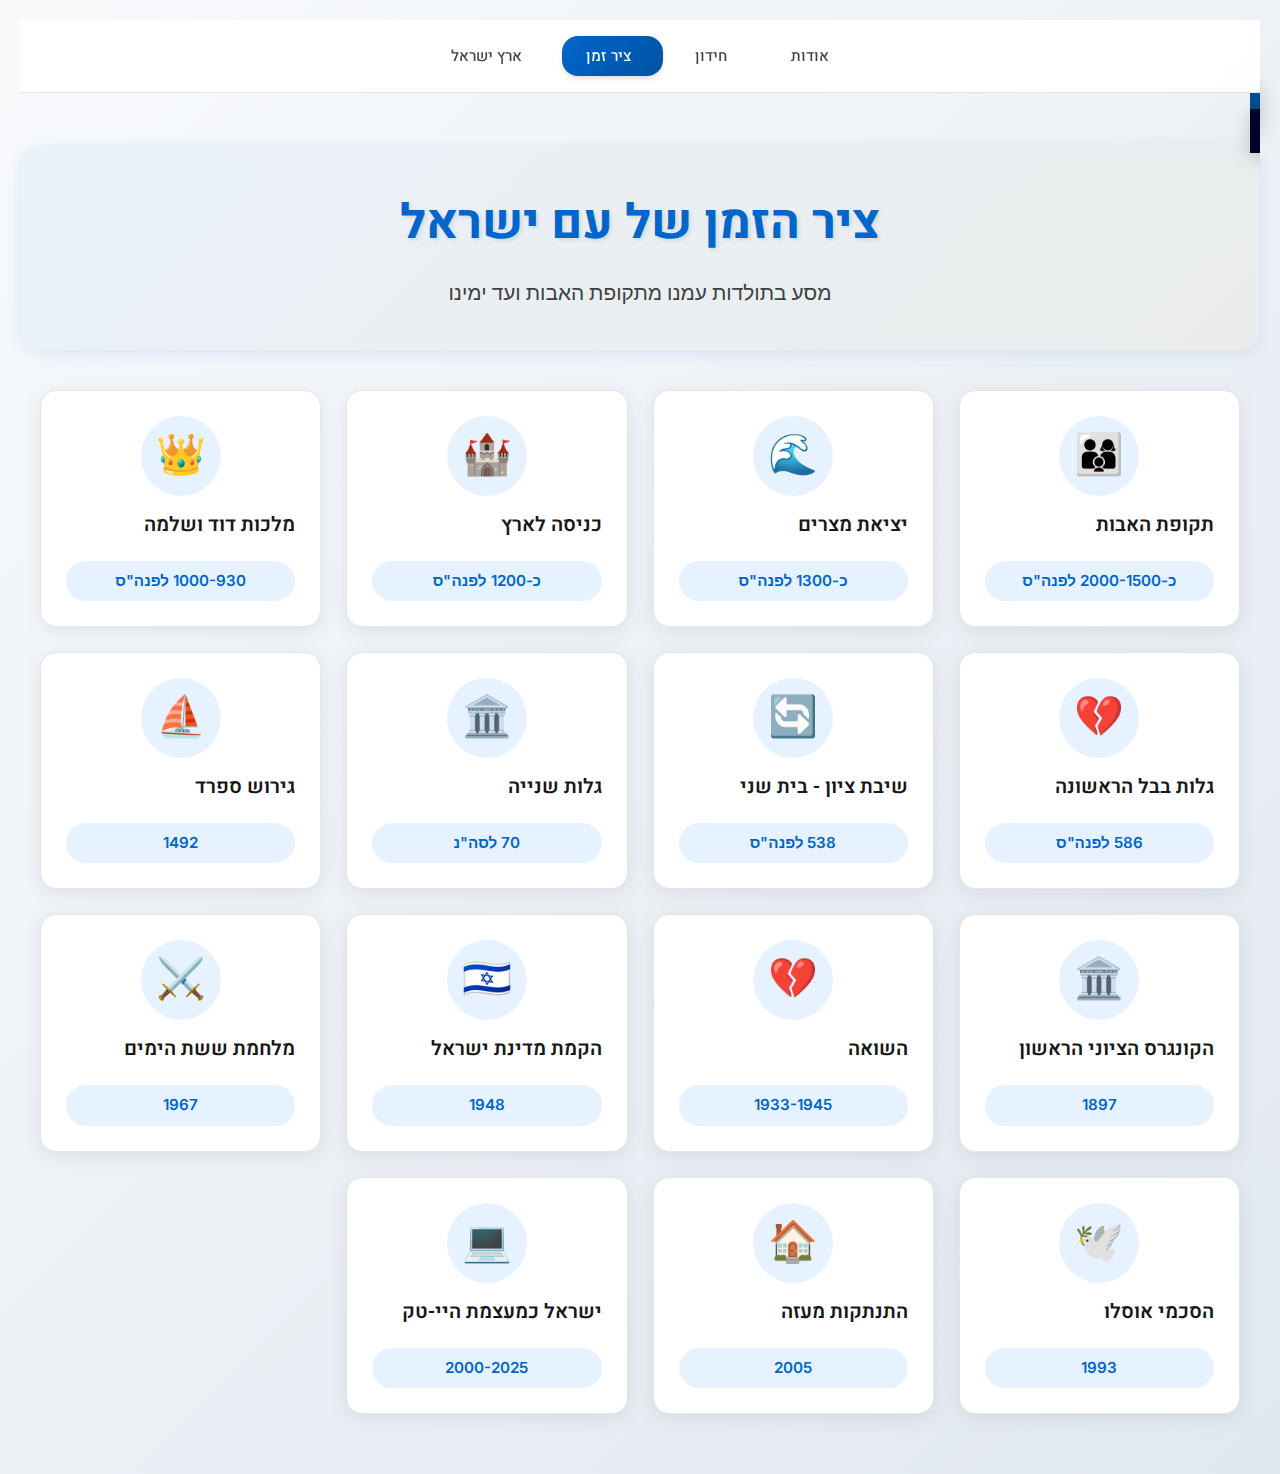
<file: timeline.html>
<!DOCTYPE html>
<html lang="he" dir="rtl">
<head>
    <meta charset="UTF-8">
    <meta name="viewport" content="width=device-width, initial-scale=1.0">
    <title>ציר זמן אינטראקטיבי - תולדות עם ישראל</title>
    <link rel="preconnect" href="https://fonts.googleapis.com">
    <link rel="preconnect" href="https://fonts.gstatic.com" crossorigin>
    <link href="https://fonts.googleapis.com/css2?family=Heebo:wght@400;500;600;700&family=Inter:wght@400;500;600;700&display=swap" rel="stylesheet">
    <link rel="stylesheet" href="timeline.css">
</head>
<body>
  <!-- Navigation -->
    <nav class="navbar">
        <div class="navbar-container">
            <ul class="nav-menu">
                <li>
                  <a href="about.html" class="nav-link">
                      <i class="fas fa-info-circle"></i> 
                      אודות
                  </a>
                    
                </li>
                <li>
                    <a href="quiz.html" class="nav-link">
                        <i class="fas fa-question-circle"></i> 
                        חידון
                    </a>
                </li>
                <li>
                    <a href="timeline.html" class="nav-link active">
                        <i class="fas fa-clock"></i> 
                        ציר זמן
                    </a>
                </li>
                    <a href="map.html" class="nav-link">
                          <i class="fas fa-globe"></i> 
                        ארץ ישראל
                    </a>
                <li>
                    
                </li>
            </ul>
        </div>
    </nav>
    <header33>
    <div class="rain"></div>
    <div class="container">
    </div>
  </header33>
    <div class="header">
        <h1>ציר הזמן של עם ישראל</h1>
        <p>מסע בתולדות עמנו מתקופת האבות ועד ימינו</p>
    </div>

    <div class="timeline-container">
        <div class="timeline">
            <div class="timeline-item" onclick="openModal('modal1')">
                <div class="timeline-icon">👨‍👩‍👦</div>
                <h3>תקופת האבות</h3>
                <div class="timeline-date">כ-2000-1500 לפנה"ס</div>
            </div>

            <div class="timeline-item" onclick="openModal('modal2')">
                <div class="timeline-icon">🌊</div>
                <h3>יציאת מצרים</h3>
                <div class="timeline-date">כ-1300 לפנה"ס</div>
            </div>

            <div class="timeline-item" onclick="openModal('modal3')">
                <div class="timeline-icon">🏰</div>
                <h3>כניסה לארץ</h3>
                <div class="timeline-date">כ-1200 לפנה"ס</div>
            </div>

            <div class="timeline-item" onclick="openModal('modal4')">
                <div class="timeline-icon">👑</div>
                <h3>מלכות דוד ושלמה</h3>
                <div class="timeline-date">1000-930 לפנה"ס</div>
            </div>

            <div class="timeline-item" onclick="openModal('modal5')">
                <div class="timeline-icon">💔</div>
                <h3>גלות בבל הראשונה</h3>
                <div class="timeline-date">586 לפנה"ס</div>
            </div>

            <div class="timeline-item" onclick="openModal('modal6')">
                <div class="timeline-icon">🔄</div>
                <h3>שיבת ציון - בית שני</h3>
                <div class="timeline-date">538 לפנה"ס</div>
            </div>

            <div class="timeline-item" onclick="openModal('modal7')">
                <div class="timeline-icon">🏛️</div>
                <h3>גלות שנייה</h3>
                <div class="timeline-date">70 לסה"נ</div>
            </div>

            <div class="timeline-item" onclick="openModal('modal8')">
                <div class="timeline-icon">⛵</div>
                <h3>גירוש ספרד</h3>
                <div class="timeline-date">1492</div>
            </div>

            <div class="timeline-item" onclick="openModal('modal9')">
                <div class="timeline-icon">🏛️</div>
                <h3>הקונגרס הציוני הראשון</h3>
                <div class="timeline-date">1897</div>
            </div>

            <div class="timeline-item" onclick="openModal('modal10')">
                <div class="timeline-icon">💔</div>
                <h3>השואה</h3>
                <div class="timeline-date">1933-1945</div>
            </div>

            <div class="timeline-item" onclick="openModal('modal11')">
                <div class="timeline-icon">🇮🇱</div>
                <h3>הקמת מדינת ישראל</h3>
                <div class="timeline-date">1948</div>
            </div>

            <div class="timeline-item" onclick="openModal('modal12')">
                <div class="timeline-icon">⚔️</div>
                <h3>מלחמת ששת הימים</h3>
                <div class="timeline-date">1967</div>
            </div>

            <div class="timeline-item" onclick="openModal('modal13')">
                <div class="timeline-icon">🕊️</div>
                <h3>הסכמי אוסלו</h3>
                <div class="timeline-date">1993</div>
            </div>

            <div class="timeline-item" onclick="openModal('modal14')">
                <div class="timeline-icon">🏠</div>
                <h3>התנתקות מעזה</h3>
                <div class="timeline-date">2005</div>
            </div>

            <div class="timeline-item" onclick="openModal('modal15')">
                <div class="timeline-icon">💻</div>
                <h3>ישראל כמעצמת היי-טק</h3>
                <div class="timeline-date">2000-2025</div>
            </div>
        </div>
    </div>

    <!-- Modals -->
    <div id="modal1" class="modal">
        <div class="modal-content">
            <span class="close" onclick="closeModal('modal1')">&times;</span>
            <h2>תקופת האבות - אברהם, יצחק ויעקב</h2>
            <div class="date">כ-2000-1500 לפנה"ס</div>
            <p>תקופת האבות היא התקופה המקראית בה חיו שלושת אבות עם ישראל: אברהם, יצחק ויעקב. אברהם אבינו קיבל הבטחה מהקב"ה לתת לו ולזרעו את ארץ ישראל, ועזב את עירו חרן והלך לארץ כנען.</p>
            <p>יצחק אבינו, בנו של אברהם, המשיך את הברית והוליד את יעקב ואת עשיו. יעקב, שנקרא גם ישראל, היה אבי שנים עשר השבטים ועליו נקרא עם ישראל.</p>
            <p>בתקופה זו נוסדו יסודות האמונה היהודית והברית בין הקב"ה לעם ישראל. האבות היו רועי צאן שנדדו ברחבי ארץ כנען והקימו מזבחות למקום.</p>
        </div>
    </div>

    <div id="modal2" class="modal">
        <div class="modal-content">
            <span class="close" onclick="closeModal('modal2')">&times;</span>
            <h2>יציאת מצרים</h2>
            <div class="date">כ-1300 לפנה"ס</div>
            <p>לאחר שעם ישראל שהה במצרים כ-400 שנה, בתחילה כאורחים ולאחר מכן כעבדים, הוציא הקב"ה את העם ממצרים בידי משה רבנו ואהרן הכהן.</p>
            <p>היציאה ממצרים כללה עשר מכות שהביא הקב"ה על מצרים, קריעת ים סוף, ו-40 שנות נדודים במדבר. במהלך תקופה זו קיבל עם ישראל את התורה בהר סיני.</p>
            <p>יציאת מצרים היא האירוע המרכזי בתולדות עם ישראל והיא מזכירה לנו את הופעתנו כעם חופשי ואת הברית עם הקב"ה.</p>
        </div>
    </div>

    <div id="modal3" class="modal">
        <div class="modal-content">
            <span class="close" onclick="closeModal('modal3')">&times;</span>
            <h2>כניסה לארץ ישראל</h2>
            <div class="date">כ-1200 לפנה"ס</div>
            <p>בהנהגת יהושע בן נון, נכנס עם ישראל לארץ הבטחה לאחר 40 שנות נדודים במדבר. הכיבוש החל בחציית נהר הירדן ובכיבוש העיר יריחו.</p>
            <p>במהלך תקופת הכיבוש, לחמו בני ישראל נגד שבעה עמים שישבו בארץ כנען ובחלקו את הארץ בין שנים עשר השבטים.</p>
            <p>זו הייתה תחילת ההתיישבות הקבועה של עם ישראל בארץ ישראל, מימוש ההבטחה שניתנה לאבות.</p>
        </div>
    </div>

    <div id="modal4" class="modal">
        <div class="modal-content">
            <span class="close" onclick="closeModal('modal4')">&times;</span>
            <h2>מלכות דוד ושלמה - בית המקדש הראשון</h2>
            <div class="date">1000-930 לפנה"ס</div>
            <p>דוד המלך איחד את כל שבטי ישראל וכבש את יבוס (ירושלים), והפך אותה לבירת ישראל. הוא הכין את התכניות לבניית בית המקדש והקים ממלכה חזקה ומאוחדת.</p>
            <p>שלמה המלך בנו בנה את בית המקדש הראשון והפך את ירושלים למרכז רוחני של עם ישראל. בתקופתו הגיעה הממלכה לשיא כוחה וחכמתה.</p>
            <p>תקופה זו נחשבת לתור הזהב של עם ישראל, כאשר הארץ הייתה מאוחדת, חזקה ומכובדת בין העמים.</p>
        </div>
    </div>

    <div id="modal5" class="modal">
        <div class="modal-content">
            <span class="close" onclick="closeModal('modal5')">&times;</span>
            <h2>הגלות הבבלית הראשונה</h2>
            <div class="date">586 לפנה"ס</div>
            <p>לאחר חלוקת הממלכה לממלכת יהודה וממלכת ישראל, כבש נבוכדנאצר מלך בבל את ירושלים, החריב את בית המקדש הראשון והגלה את עם יהודה לבבל.</p>
            <p>זו הייתה תחילת הגלות הראשונה של עם ישראל מארצו. במהלך הגלות, שמר העם על זהותו הדתית והתרבותית ולא נטמע בעמים האחרים.</p>
            <p>הגלות הבבלית נמשכה 70 שנה, כפי שניבא ירמיהו הנביא, ובמהלכה התפתחה היהדות הגולה.</p>
        </div>
    </div>

    <div id="modal6" class="modal">
        <div class="modal-content">
            <span class="close" onclick="closeModal('modal6')">&times;</span>
            <h2>שיבת ציון - בית המקדש השני</h2>
            <div class="date">538 לפנה"ס</div>
            <p>כורש מלך פרס אפשר ליהודים לשוב לארץ ישראל ולבנות מחדש את בית המקדש. עזרא הסופר ונחמיה הנהיגו את תהליך השיבה והבנייה מחדש.</p>
            <p>נבנה בית המקדש השני, נחזרה ירושלים לגדולתה וחודשה החיים היהודיים בארץ ישראל. תקופה זו נמשכה כ-600 שנה.</p>
            <p>זוהי תקופת הבית השני, שבה התפתחה המשנה, הפרושים והצדוקים, ועם ישראל חזר לחיות חיים עצמאיים בארצו.</p>
        </div>
    </div>

    <div id="modal7" class="modal">
        <div class="modal-content">
            <span class="close" onclick="closeModal('modal7')">&times;</span>
            <h2>חורבן בית שני והגלות השנייה</h2>
            <div class="date">70 לסה"נ</div>
            <p>הרומאים כבשו את ירושלים, החריבו את בית המקדש השני והגלו את עם ישראל מארצו. זוהי תחילת הגלות הארוכה שנמשכה כמעט 2000 שנה.</p>
            <p>מרד בר כוכבא (132-135 לסה"נ) היה הניסיון האחרון לשחרר את הארץ מהרומאים, אך נכשל. הרומאים שינו את שם הארץ ל"פלסטינה".</p>
            <p>עם ישראל התפזר בכל רחבי העולם אך שמר על זהותו, אמונתו ותקוותו לשיבה לציון לאורך כל שנות הגלות.</p>
        </div>
    </div>

    <div id="modal8" class="modal">
        <div class="modal-content">
            <span class="close" onclick="closeModal('modal8')">&times;</span>
            <h2>גירוש ספרד</h2>
            <div class="date">1492</div>
            <p>המלכים הקתוליים פרדיננד ואיזבלה גירשו את כל היהודים מספרד. כ-200,000 יהודים נאלצו לעזוב את ספרד או להתנצר.</p>
            <p>רבים מהמגורשים התיישבו באימפריה העות'מאנית, בפורטוגל, בהולנד ובמקומות אחרים. חלקם הגיעו גם לארץ ישראל.</p>
            <p>הגירוש סיים את תור הזהב של יהדות ספרד, שהייתה אחת הקהילות היהודיות החשובות והפוריות בעולם.</p>
        </div>
    </div>

    <div id="modal9" class="modal">
        <div class="modal-content">
            <span class="close" onclick="closeModal('modal9')">&times;</span>
            <h2>הקונגרס הציוני הראשון</h2>
            <div class="date">1897</div>
            <p>תאודור הרצל כינס בבאזל שבשווייץ את הקונגרס הציוני הראשון. בקונגרס הוקמה הארגון הציוני העולמי והוחלט על הקמת בית לעם היהודי בארץ ישראל.</p>
            <p>הרצל כתב ביומנו: "בבאזל יסדתי את מדינת היהודים. אם אומר זאת בקול רם היום, יענו לי צחוק כללי. אולי בעוד חמישים שנה, ובוודאי בעוד מאה שנה, יכיר בכך הכל".</p>
            <p>זוהי תחילת התנועה הציונית המודרנית שהביאה להקמת מדינת ישראל כעבור 51 שנה.</p>
        </div>
    </div>

    <div id="modal10" class="modal">
        <div class="modal-content">
            <span class="close" onclick="closeModal('modal10')">&times;</span>
            <h2>השואה</h2>
            <div class="date">1933-1945</div>
            <p>המשטר הנאצי בגרמניה וממשלות השמח בתקופת מלחמת העולם השנייה רצחו בצורה שיטתית כשישה מיליון יהודים באירופה.</p>
            <p>השואה הייתה ניסיון להשמדה מוחלטת של העם היהודי באירופה. מחנות ההשמדה, הגטאות והרדיפות הזוועתיות פגעו קשות בעם היהודי.</p>
            <p>למרות הזוועות, רבים נלחמו על חייהם ועל כבודם, והשואה חיזקה את הצורך והדחיפות להקמת מדינה יהודית.</p>
        </div>
    </div>

    <div id="modal11" class="modal">
        <div class="modal-content">
            <span class="close" onclick="closeModal('modal11')">&times;</span>
            <h2>הקמת מדינת ישראל ומלחמת העצמאות</h2>
            <div class="date">1948</div>
            <p>ב-14 במאי 1948 הכריז דוד בן גוריון על הקמת מדינת ישראל. לאחר כמעט 2000 שנות גלות, שב עם ישראל להיות עם חופשי בארצו.</p>
            <p>מיד לאחר הכרזת העצמאות פתחו שבע מדינות ערב במלחמה נגד המדינה הצעירה. במלחמת העצמאות נהרגו כ-6000 ישראלים, אך המדינה הצליחה לעמוד בניסיון הקשה.</p>
            <p>הקמת המדינה מימשה את חלום בני דורות להקים מחדש בית לעם היהודי בארץ ישראל.</p>
        </div>
    </div>

    <div id="modal12" class="modal">
        <div class="modal-content">
            <span class="close" onclick="closeModal('modal12')">&times;</span>
            <h2>מלחמת ששת הימים</h2>
            <div class="date">1967</div>
            <p>במלחמת ששת הימים (5-10 ביוני 1967) ניצחה ישראל את הצבאות הערביים שהסתופפו על גבולותיה. במהלך המלחמה שוחררו ירושלים, יהודה ושומרון, רמת הגולן וסיני.</p>
            <p>הניצחון האדיר והמהיר זכה להכרה עולמית ושינה את מעמדה של ישראל במזרח התיכון. הכי חשוב - איחוד ירושלים וחזרה למקומות הקדושים.</p>
            <p>המלחמה הביאה לתחושת גאווה עצומה בעם ישראל והוכיחה את כוחו של צה"ל.</p>
        </div>
    </div>

    <div id="modal13" class="modal">
        <div class="modal-content">
            <span class="close" onclick="closeModal('modal13')">&times;</span>
            <h2>הסכמי אוסלו</h2>
            <div class="date">1993</div>
            <p>ראש הממשלה יצחק רבין ויו"ר אש"ף יאסר ערפאת חתמו על הסכמי אוסלו בבית הלבן בנוכחות נשיא ארה"ב ביל קלינטון.</p>
            <p>ההסכמים היו ניסיון להגיע לפתרון סכסוך ישראל-פלסטין על בסיס של שתי מדינות לשני עמים. נוצרה הרשות הפלסטינית והחלה תהליך של העברת שטחים.</p>
            <p>למרות התקוות הרבות, התהליך נתקע ועדיין לא הושג פתרון מקיף לסכסוך.</p>
        </div>
    </div>

    <div id="modal14" class="modal">
        <div class="modal-content">
            <span class="close" onclick="closeModal('modal14')">&times;</span>
            <h2>התנתקות מעזה</h2>
            <div class="date">2005</div>
            <p>ראש הממשלה אריאל שרון יזם את תוכנית ההתנתקות מעזה ומכמה יישובים בצפון השומרון. 21 יישובים יהודיים פונו וכ-8000 תושבים עקרו מבתיהם.</p>
            <p>ההתנתקות הייתה צעד חד-צדדי של ישראל לסיים את הנוכחות הישראלית ברצועת עזה. הצעד היה שנוי במחלוקת ויצר פיצוץ חברתי בישראל.</p>
            <p>לאחר ההתנתקות השתלטה החמאס על עזה והפכה אותה לבסיס טרור נגד ישראל.</p>
        </div>
    </div>

    <div id="modal15" class="modal">
        <div class="modal-content">
            <span class="close" onclick="closeModal('modal15')">&times;</span>
            <h2>ישראל כמעצמת היי-טק</h2>
            <div class="date">2000-2025</div>
            <p>ישראל הפכה ל"אומת הסטארט-אפ" והתבססה כמעצמה טכנולוגית עולמית. המדינה מובילה בתחומי הסייבר, הביוטכנולוגיה, הבינה המלאכותית וחדשנות רפואית.</p>
            <p>חברות ישראליות כמו צ'ק פוינט, טבע, מובילאיי ורבות אחרות הפכו לשמות מוכרים בעולם. תל אביב זוכה להכרה כמרכז היי-טק מוביל בעולם.</p>
            <p>החדשנות הישראלית תורמת לפיתוח העולם בתחומים רבים ומציבה את ישראל כמדינה מתקדמת וחשובה בזירה הבינלאומית.</p>
        </div>
    </div>

    <script src="timeline.js"></script>
</body>
</html>
</file>
<file: timeline.css>
:root {
  /* Modern Color System */
  --primary-blue: #0066cc;
  --primary-blue-dark: #0052a3;
  --primary-blue-light: #e6f2ff;
  --secondary-gold: #d4af37;
  --secondary-gold-light: #f5f0e1;

  /* Neutral Palette */
  --white: #ffffff;
  --gray-50: #fafafa;
  --gray-100: #f5f5f5;
  --gray-200: #e5e5e5;
  --gray-300: #d4d4d4;
  --gray-500: #737373;
  --gray-700: #404040;
  --gray-900: #171717;

  /* Semantic Colors */
  --success: #22c55e;
  --warning: #f59e0b;
  --error: #ef4444;

  /* Gradients */
  --gradient-primary: linear-gradient(135deg, var(--primary-blue) 0%, var(--primary-blue-dark) 100%);
  --gradient-background: linear-gradient(135deg, #f8fafc 0%, #e2e8f0 100%);
  --gradient-hero: linear-gradient(135deg, rgba(0, 102, 204, 0.05) 0%, rgba(212, 175, 55, 0.05) 100%);

  /* Typography */
  --font-primary: 'Heebo', sans-serif;
  --font-secondary: 'Inter', sans-serif;

  /* Spacing Scale */
  --space-xs: 0.25rem;
  --space-sm: 0.5rem;
  --space-md: 1rem;
  --space-lg: 1.5rem;
  --space-xl: 2rem;
  --space-2xl: 3rem;
  --space-3xl: 4rem;

  /* Border Radius */
  --radius-sm: 0.5rem;
  --radius-md: 0.75rem;
  --radius-lg: 1rem;
  --radius-xl: 1.5rem;

  /* Shadows */
  --shadow-sm: 0 1px 2px 0 rgba(0, 0, 0, 0.05);
  --shadow-md: 0 4px 6px -1px rgba(0, 0, 0, 0.1), 0 2px 4px -1px rgba(0, 0, 0, 0.06);
  --shadow-lg: 0 10px 15px -3px rgba(0, 0, 0, 0.1), 0 4px 6px -2px rgba(0, 0, 0, 0.05);
  --shadow-xl: 0 20px 25px -5px rgba(0, 0, 0, 0.1), 0 10px 10px -5px rgba(0, 0, 0, 0.04);

  /* Transitions */
  --transition-fast: 150ms ease-out;
  --transition-normal: 300ms ease-out;
  --transition-slow: 500ms ease-out;
}

* {
  margin: 0;
  padding: 0;
  box-sizing: border-box;
}

body {
    font-family: var(--font-primary);
    background: var(--gradient-background);
    min-height: 100vh;
    padding: 20px;
    direction: rtl;
    line-height: 1.6;
    color: var(--gray-700);
}
/* Navigation */
.navbar {
    position: sticky;
    top: 0;
    z-index: 100;
    background: rgba(255, 255, 255, 0.95);
    backdrop-filter: blur(20px);
    border-bottom: 1px solid var(--gray-200);
    padding: var(--space-md) 0;
}

.navbar-container {
    max-width: 1200px;
    margin: 0 auto;
    padding: 0 var(--space-lg);
    display: flex;
    justify-content: center;
    align-items: center;
}

.nav-menu {
    display: flex;
    list-style: none;
    gap: var(--space-sm);
}

.nav-link {
    display: flex;
    align-items: center;
    gap: var(--space-sm);
    padding: var(--space-sm) var(--space-lg);
    border-radius: var(--radius-lg);
    text-decoration: none;
    color: var(--gray-700);
    font-weight: 500;
    font-size: 0.95rem;
    transition: var(--transition-normal);
    position: relative;
}

.nav-link:hover {
    background: var(--primary-blue-light);
    color: var(--primary-blue);
    transform: translateY(-1px);
}

.nav-link.active {
    background: var(--gradient-primary);
    color: var(--white);
    box-shadow: var(--shadow-md);
}

.nav-link.active:hover {
    background: var(--gradient-primary);
    color: var(--white);
}

header33 {
  background: linear-gradient(to left, #004e92, #000428);
  color: white;
  text-align: center;
  padding: 10px 10px;
  box-shadow: 0 4px 20px rgba(0,0,0,0.2);
  position: relative;
  overflow: hidden;
  z-index: 0;
}

.header {
    text-align: center;
    color: var(--gray-900);
    margin-bottom: 40px;
    padding: 40px 20px;
    background: var(--gradient-hero);
    border-radius: 20px;
    box-shadow: 0 4px 15px rgba(0, 102, 204, 0.1);
}

.header h1 {
    font-size: clamp(2rem, 5vw, 3rem);
    font-weight: 700;
    margin-bottom: 15px;
    color: var(--primary-blue);
    text-shadow: 2px 2px 4px rgba(0, 0, 0, 0.1);
}

.header p {
    font-size: clamp(1rem, 3vw, 1.3rem);
    font-weight: 500;
    color: var(--gray-700);
    font-family: var(--font-secondary);
}

.timeline-container {
    max-width: 1200px;
    margin: 0 auto;
    position: relative;
}

.timeline {
    display: grid;
    grid-template-columns: repeat(auto-fit, minmax(280px, 1fr));
    gap: 25px;
    margin-bottom: 40px;
}

.timeline-item {
    background: var(--white);
    border-radius: 16px;
    padding: 25px;
    box-shadow: 0 4px 20px rgba(0, 0, 0, 0.08);
    transition: all 0.3s ease;
    cursor: pointer;
    position: relative;
    overflow: hidden;
    border: 1px solid var(--gray-200);
}

.timeline-item:hover {
    transform: translateY(-8px);
    box-shadow: 0 12px 40px rgba(0, 102, 204, 0.15);
    border-color: var(--primary-blue-light);
}

.timeline-item::before {
    content: '';
    position: absolute;
    top: 0;
    right: 0;
    width: 100%;
    height: 4px;
    background: var(--gradient-primary);
    transform: scaleX(0);
    transition: transform 0.3s ease;
}

.timeline-item:hover::before {
    transform: scaleX(1);
}

.timeline-item h3 {
    color: var(--gray-900);
    margin-bottom: 12px;
    font-size: 1.25rem;
    font-weight: 600;
    line-height: 1.4;
}

.timeline-icon {
    font-size: 2.5rem;
    margin-bottom: 15px;
    text-align: center;
    height: 80px;
    display: flex;
    align-items: center;
    justify-content: center;
    background: var(--primary-blue-light);
    border-radius: 50%;
    width: 80px;
    margin: 0 auto 15px;
    transition: all 0.3s ease;
}

.timeline-item:hover .timeline-icon {
    background: var(--secondary-gold-light);
    transform: scale(1.1);
}

.timeline-date {
    color: var(--primary-blue);
    font-weight: 600;
    font-size: 0.95rem;
    margin-top: 10px;
    text-align: center;
    padding: 8px 12px;
    background: var(--primary-blue-light);
    border-radius: 20px;
    display: inline-block;
    width: 100%;
    font-family: var(--font-secondary);
}

/* Modal Styles */
.modal {
    display: none;
    position: fixed;
    z-index: 1000;
    right: 0;
    top: 0;
    width: 100%;
    height: 100%;
    background-color: rgba(0, 0, 0, 0.6);
    backdrop-filter: blur(5px);
    animation: fadeIn 0.3s ease;
}

@keyframes fadeIn {
    from { opacity: 0; }
    to { opacity: 1; }
}

.modal-content {
    background: var(--white);
    margin: 5% auto;
    padding: 30px;
    border-radius: 20px;
    width: 90%;
    max-width: 700px;
    position: relative;
    box-shadow: 0 20px 60px rgba(0, 0, 0, 0.2);
    animation: slideIn 0.3s ease;
    max-height: 85vh;
    overflow-y: auto;
}

@keyframes slideIn {
    from { 
        transform: translateY(-50px);
        opacity: 0;
    }
    to { 
        transform: translateY(0);
        opacity: 1;
    }
}

.modal-content h2 {
    color: var(--primary-blue);
    font-size: 1.8rem;
    font-weight: 700;
    margin-bottom: 15px;
    text-align: center;
    padding-bottom: 15px;
    border-bottom: 3px solid var(--secondary-gold);
}

.modal-content .date {
    color: var(--secondary-gold);
    font-weight: 600;
    font-size: 1.1rem;
    text-align: center;
    margin-bottom: 25px;
    padding: 10px 20px;
    background: var(--secondary-gold-light);
    border-radius: 25px;
    display: inline-block;
    width: 100%;
    font-family: var(--font-secondary);
}

.modal-content p {
    color: var(--gray-700);
    font-size: 1.1rem;
    line-height: 1.8;
    margin-bottom: 20px;
    text-align: justify;
    text-justify: inter-word;
}

.modal-content p:last-child {
    margin-bottom: 0;
}

.close {
    color: var(--gray-500);
    position: absolute;
    top: 15px;
    left: 25px;
    font-size: 2rem;
    font-weight: bold;
    cursor: pointer;
    transition: all 0.3s ease;
    width: 40px;
    height: 40px;
    display: flex;
    align-items: center;
    justify-content: center;
    border-radius: 50%;
    background: var(--gray-100);
}

.close:hover {
    color: var(--error);
    background: var(--white);
    transform: scale(1.1);
    box-shadow: 0 4px 15px rgba(239, 68, 68, 0.2);
}

/* Responsive Design */
@media (max-width: 768px) {
    body {
        padding: 15px;
    }

    .header {
        padding: 30px 15px;
        margin-bottom: 30px;
    }

    .timeline {
        grid-template-columns: 1fr;
        gap: 20px;
    }

    .timeline-item {
        padding: 20px;
    }

    .timeline-icon {
        width: 70px;
        height: 70px;
        font-size: 2rem;
    }

    .modal-content {
        margin: 10% auto;
        padding: 25px;
        width: 95%;
    }

    .modal-content h2 {
        font-size: 1.5rem;
    }

    .close {
        top: 10px;
        left: 15px;
        font-size: 1.5rem;
        width: 35px;
        height: 35px;
    }
}

@media (max-width: 480px) {
    .header h1 {
        font-size: 1.8rem;
    }

    .header p {
        font-size: 1rem;
    }

    .timeline-item h3 {
        font-size: 1.1rem;
    }

    .timeline-date {
        font-size: 0.9rem;
    }

    .modal-content {
        padding: 20px;
        margin: 15% auto;
    }

    .modal-content h2 {
        font-size: 1.3rem;
    }

    .modal-content p {
        font-size: 1rem;
    }
}

/* Accessibility */
.timeline-item:focus {
    outline: 3px solid var(--primary-blue);
    outline-offset: 2px;
}

.close:focus {
    outline: 2px solid var(--primary-blue);
}

/* Print Styles */
@media print {
    .modal {
        display: none !important;
    }

    body {
        background: white;
        color: black;
    }

    .timeline-item {
        break-inside: avoid;
        box-shadow: none;
        border: 1px solid #ccc;
    }
}
</file>
